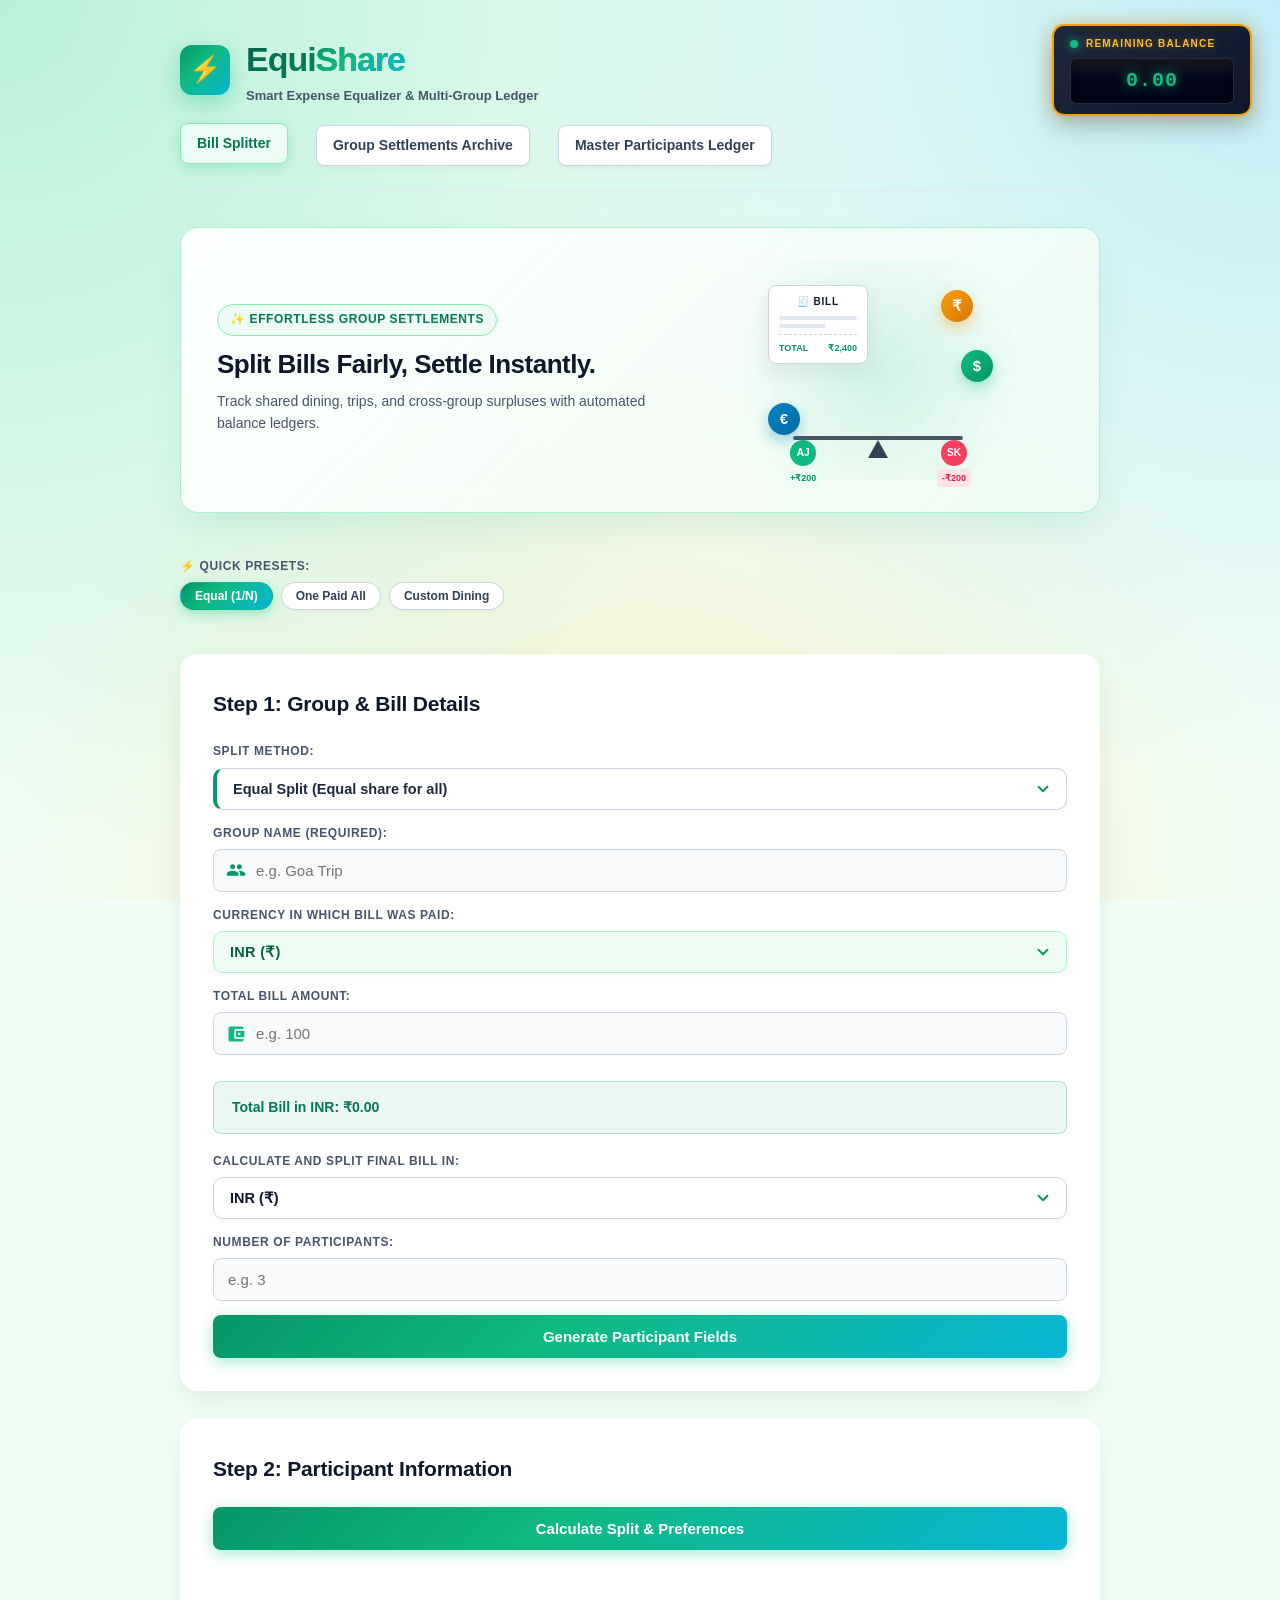
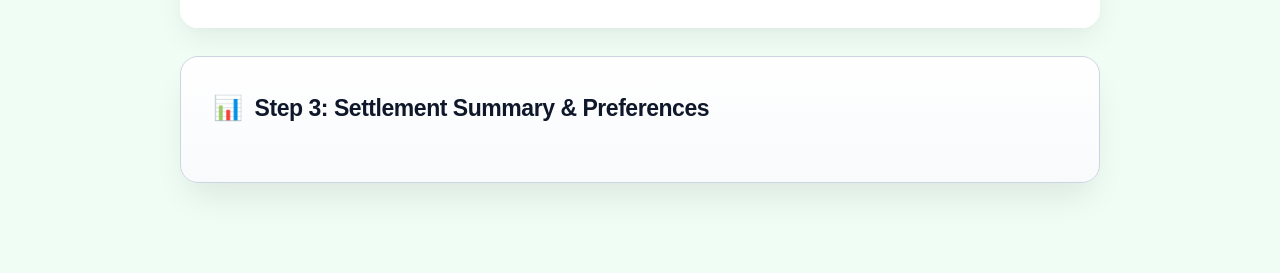
<file: index.html>
<!DOCTYPE html>
<html lang="en">
<head>
  <meta charset="UTF-8">
  <meta name="viewport" content="width=device-width, initial-scale=1.0">
  <title>Smart Bill Splitter</title>
  <link rel="stylesheet" href="style.css">
</head>

<body>
    <!-- Interactive Confetti Canvas Overlay -->
  <canvas id="settlement-confetti-canvas"></canvas>
    <!-- Lottery / Vending Machine Tracker -->
  <aside id="remaining-balance-tracker" class="slot-machine-tracker">
    <div class="slot-header">
      <span class="live-indicator"></span>
      <span class="slot-label">REMAINING BALANCE</span>
    </div>
    <div class="slot-window">
      <span class="slot-reel-frame">
        <span id="remaining-amount-display" class="slot-counter">0.00</span>
      </span>
    </div>
  </aside>

  <header>
    <div class="brand-container">
      <div class="brand-logo-icon">⚡</div>
      <div class="brand-text-group">
        <h1 class="brand-title">Equi<span>Share</span></h1>
        <p class="brand-tagline">Smart Expense Equalizer & Multi-Group Ledger</p>
      </div>
    </div>
    
    <nav class="top-nav-bar">
      <a href="index.html" class="active-nav">Bill Splitter</a>
      <span class="nav-divider"></span>
      <a href="groups.html">Group Settlements Archive</a>
      <span class="nav-divider"></span>
      <a href="dashboard.html">Master Participants Ledger</a>
    </nav>
  </header>
  <!-- Animated Silent Hero Banner -->
  <section class="hero-animation-banner">
    <div class="hero-animation-content">
      <span class="hero-chip">✨ Effortless Group Settlements</span>
      <h2>Split Bills Fairly, Settle Instantly.</h2>
      <p>Track shared dining, trips, and cross-group surpluses with automated balance ledgers.</p>
    </div>

    <!-- Continuous Looping Motion Graphic (Pure CSS & SVG) -->
    <div class="hero-animation-graphic">
      <div class="graphic-stage">
        <!-- Floating Receipt -->
        <div class="anim-receipt">
          <div class="receipt-header">🧾 BILL</div>
          <div class="receipt-line"></div>
          <div class="receipt-line short"></div>
          <div class="receipt-divider"></div>
          <div class="receipt-total"><span>TOTAL</span> <span>₹2,400</span></div>
        </div>

        <!-- Orbiting / Floating Coins -->
        <div class="floating-coin coin-1">₹</div>
        <div class="floating-coin coin-2">$</div>
        <div class="floating-coin coin-3">€</div>

        <!-- Equalizing Balance Scale Base -->
        <div class="anim-scale-beam">
          <div class="scale-pan pan-left">
            <span class="pan-avatar">AJ</span>
            <span class="pan-tag">+₹200</span>
          </div>
          <div class="scale-pivot"></div>
          <div class="scale-pan pan-right">
            <span class="pan-avatar">SK</span>
            <span class="pan-tag">-₹200</span>
          </div>
        </div>
      </div>
    </div>
  </section>
  <main>
    <!-- Step 1: Group & Bill Setup -->
     <!-- Interactive Quick Split Ratio Presets -->
      <div class="preset-chips-container">
        <label>⚡ Quick Presets:</label>
        <div class="preset-chips-row">
          <button type="button" class="preset-chip active" data-preset="equal">Equal (1/N)</button>
          <button type="button" class="preset-chip" data-preset="single-payer">One Paid All</button>
          <button type="button" class="preset-chip" data-preset="custom">Custom Dining</button>
        </div>
      </div>
    <section id="bill-setup-section">
      <h2>Step 1: Group & Bill Details</h2>
      <!-- Split Method Dropdown inside Step 1 -->
      <div>
        <label for="split-method">Split Method:</label>
        <select id="split-method">
          <option value="EQUAL" selected>Equal Split (Equal share for all)</option>
          <option value="CUSTOM">Custom Split (Enter individual consumption / share)</option>
        </select>
      </div>

      <div>
        <label for="group-name">Group Name (Required):</label>
        <input type="text" id="group-name" placeholder="e.g. Goa Trip" required>
      </div>

      <div>
        <label for="bill-currency">Currency in which bill was paid:</label>
        <select id="bill-currency">
          <option value="INR" selected>INR (₹)</option>
          <option value="USD">USD ($)</option>
          <option value="EURO">EURO (€)</option>
          <option value="DHIRAMH">DHIRAMH (AED)</option>
          <option value="DINAR">DINAR (KWD)</option>
          <option value="YEN">YEN (¥)</option>
          <option value="RUBEL">RUBEL (₽)</option>
        </select>
      </div>

      <div>
        <label for="total-bill">Total Bill Amount:</label>
        <input type="number" id="total-bill" placeholder="e.g. 100" min="0" step="0.01">
      </div>

      <div id="inr-conversion-preview">
        <p><strong>Total Bill in INR:</strong> ₹<span id="converted-inr-amount">0.00</span></p>
      </div>

      <div>
        <label for="split-currency-preference">Calculate and split final bill in:</label>
        <select id="split-currency-preference">
          <option value="INR">INR (₹)</option>
          <option value="ORIGINAL" id="original-currency-option">Original Bill Currency (INR)</option>
        </select>
      </div>
      <!-- Add this dropdown in Step 1
      <div>
        <label for="split-method">Split Method:</label>
        <select id="split-method">
          <option value="EQUAL" selected>Equal Split (Divide bill equally)</option>
          <option value="CUSTOM">Custom Split (Enter each person's exact share / food eaten)</option>
        </select> -->

      <div>
        <label for="num-users">Number of Participants:</label>
        <input type="number" id="num-users" placeholder="e.g. 3" min="1" step="1">
      </div>

      <button type="button" id="generate-btn">Generate Participant Fields</button>
    </section>

    <!-- Step 2: Dynamic Inputs -->
    <section id="participants-section">
      <h2>Step 2: Participant Information</h2>
      <div id="participants-container"></div>

      <div id="actions-container">
        <button type="button" id="calculate-btn">Calculate Split & Preferences</button>
        <p id="validation-message"></p>
      </div>
    </section>

    <!-- Step 3: Breakdown, Settlement Decision Choices & Final Save -->
    <section id="results-section">
      <h2>Step 3: Settlement Summary & Preferences</h2>
      
      <div id="summary-overview"></div>
      <div id="balances-list"></div>

      <div id="preferences-confirmation-area">
        <button type="button" id="finalize-save-btn" style="display: none;">Save Group Data & Generate Final Plan</button>
      </div>

      <div id="settlement-plan"></div>
    </section>
  </main>

  <script src="script.js"></script>
</body>
<!-- Raining Money & Coin Canvas (MS Teams style) -->
  <canvas id="money-rain-canvas"></canvas>
</html>
</file>
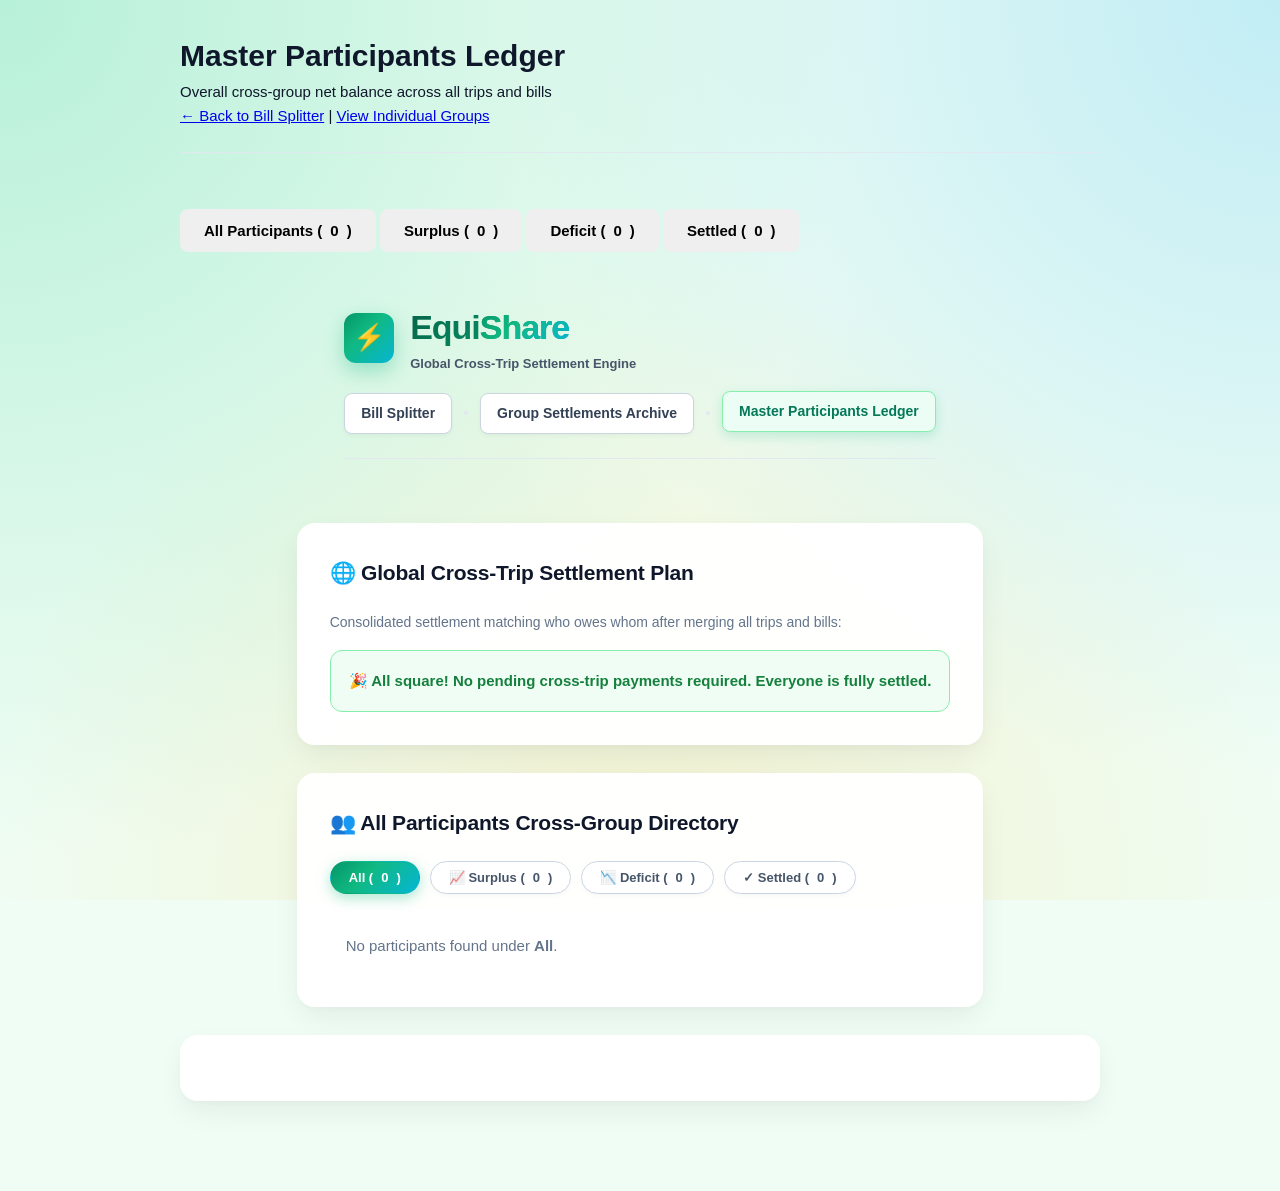
<file: dashboard.html>
<!DOCTYPE html>
<html lang="en">
<head>
  <meta charset="UTF-8">
  <meta name="viewport" content="width=device-width, initial-scale=1.0">
  <title>Global Participants Directory</title>
  <link rel="stylesheet" href="style.css">
</head>
<body>

  <header>
    <h1>Master Participants Ledger</h1>
    <p>Overall cross-group net balance across all trips and bills</p>
    <nav>
      <a href="index.html">← Back to Bill Splitter</a> |
      <a href="groups.html">View Individual Groups</a>
    </nav>
  </header>

  <main>
    <!-- Navigation Tabs -->
    <nav id="participants-nav" style="margin: 20px 0;">
      <button type="button" class="tab-btn active" data-tab="all">All Participants (<span id="count-all">0</span>)</button>
      <button type="button" class="tab-btn" data-tab="surplus">Surplus (<span id="count-surplus">0</span>)</button>
      <button type="button" class="tab-btn" data-tab="deficit">Deficit (<span id="count-deficit">0</span>)</button>
      <button type="button" class="tab-btn" data-tab="settled">Settled (<span id="count-settled">0</span>)</button>
    </nav>
    <!DOCTYPE html>
<html lang="en">
<head>
  <meta charset="UTF-8">
  <meta name="viewport" content="width=device-width, initial-scale=1.0">
  <title>Master Participants Ledger - EquiShare</title>
  <link rel="stylesheet" href="style.css">
</head>
<body>

  <header>
    <div class="brand-container">
      <div class="brand-logo-icon">⚡</div>
      <div class="brand-text-group">
        <h1 class="brand-title">Equi<span>Share</span></h1>
        <p class="brand-tagline">Global Cross-Trip Settlement Engine</p>
      </div>
    </div>
    <nav class="top-nav-bar">
      <a href="index.html">Bill Splitter</a>
      <span class="nav-divider"></span>
      <a href="groups.html">Group Settlements Archive</a>
      <span class="nav-divider"></span>
      <a href="dashboard.html" class="active-nav">Master Participants Ledger</a>
    </nav>
  </header>

  <main>
    <!-- Section 1: Global Multi-Trip Settlement Matrix (Who pays whom across all trips) -->
    <section id="global-settlement-section">
      <h2>🌐 Global Cross-Trip Settlement Plan</h2>
      <p style="color: var(--text-muted); font-size: 14px; margin-bottom: 16px;">
        Consolidated settlement matching who owes whom after merging all trips and bills:
      </p>
      <div id="global-settlement-transactions"></div>
    </section>

    <!-- Section 2: Navigation Filter Tabs & Member Profiles -->
    <section>
      <h2>👥 All Participants Cross-Group Directory</h2>
      <nav id="participants-nav" class="split-filter-bar">
        <button type="button" class="filter-pill active" data-tab="all">All (<span id="count-all">0</span>)</button>
        <button type="button" class="filter-pill" data-tab="surplus">📈 Surplus (<span id="count-surplus">0</span>)</button>
        <button type="button" class="filter-pill" data-tab="deficit">📉 Deficit (<span id="count-deficit">0</span>)</button>
        <button type="button" class="filter-pill" data-tab="settled">✓ Settled (<span id="count-settled">0</span>)</button>
      </nav>

      <div id="participants-list-container"></div>
    </section>
  </main>

  <script src="dashboard.js"></script>
</body>
</html>

    <!-- Tab Display Sections -->
    <section id="tab-content-area">
      <div id="participants-list-container"></div>
    </section>
  </main>

  <script src="dashboard.js"></script>
</body>
</html>
</file>
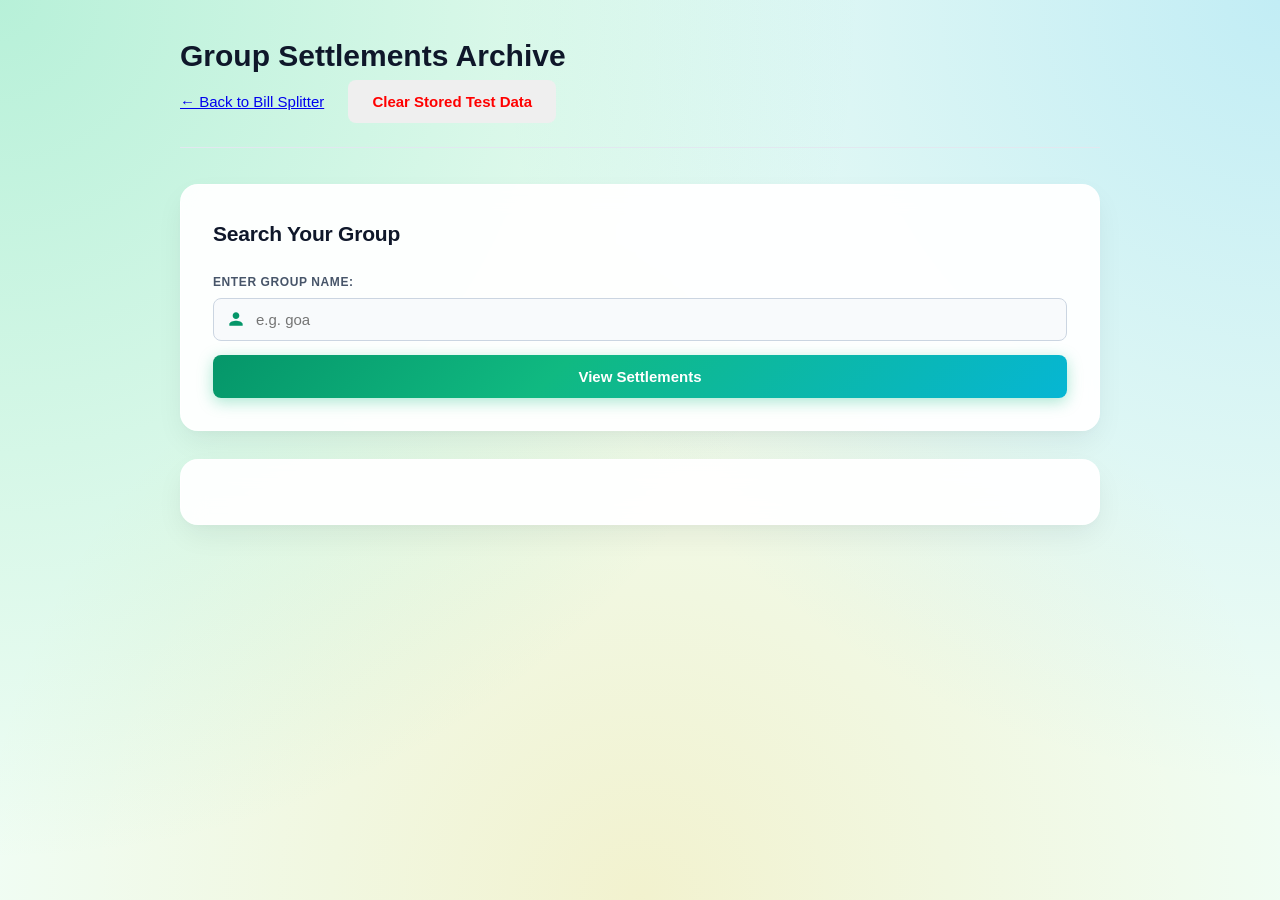
<file: groups.html>
<!DOCTYPE html>
<html lang="en">
<head>
  <meta charset="UTF-8">
  <meta name="viewport" content="width=device-width, initial-scale=1.0">
  <title>Group Settlements Lookup</title>
  <link rel="stylesheet" href="style.css">
</head>
<body>

  <header>
    <h1>Group Settlements Archive</h1>
    <nav>
      <a href="index.html">← Back to Bill Splitter</a>
      <button type="button" id="clear-all-data-btn" style="margin-left: 20px; color: red;">Clear Stored Test Data</button>
    </nav>
  </header>

  <main>
    <section>
      <h2>Search Your Group</h2>
      <div>
        <label for="search-group-name">Enter Group Name:</label>
        <input type="text" id="search-group-name" placeholder="e.g. goa">
        <button type="button" id="search-group-btn">View Settlements</button>
      </div>
    </section>

    <section id="group-results-section">
      <div id="group-details"></div>
      <div id="group-surplus-list"></div>
      <div id="group-deficit-list"></div>
      <div id="group-settled-list"></div>
      <div id="group-rollover-wallet"></div>
    </section>
  </main>

  <script src="groups.js"></script>
</body>
</html>
</file>
<file: style.css>
/* =========================================================
   1. DESIGN TOKENS
   ========================================================= */
:root {
  --primary: #059669;
  --primary-glow: rgba(16, 185, 129, 0.35);
  --primary-hover: #047857;
  --primary-light: #ecfdf5;
  --brand-gradient: linear-gradient(135deg, #059669 0%, #10b981 40%, #06b6d4 100%);
  
  --bg-page: #f0fdf4; 
  --bg-surface: #ffffff;
  --bg-surface-elevated: #f8fafc;
  
  --text-main: #0f172a;
  --text-muted: #64748b;
  --border-subtle: #e2e8f0;
  --border-focus: #10b981;
  
  --surplus-bg: #f0fdf4;
  --surplus-border: #86efac;
  --surplus-text: #15803d;
  
  --deficit-bg: #fff1f2;
  --deficit-border: #fca5a5;
  --deficit-text: #be123c;

  --radius-sm: 8px;
  --radius-md: 12px;
  --radius-lg: 18px;
  --transition: all 0.25s cubic-bezier(0.16, 1, 0.3, 1);
}

* {
  box-sizing: border-box;
  margin: 0;
  padding: 0;
}

body {
  font-family: -apple-system, BlinkMacSystemFont, "Segoe UI", Roboto, "Inter", sans-serif;
  background-color: var(--bg-page);
  background-image: 
    radial-gradient(circle at 0% 0%, rgba(52, 211, 153, 0.3) 0%, rgba(52, 211, 153, 0) 55%),
    radial-gradient(circle at 100% 0%, rgba(56, 189, 248, 0.25) 0%, rgba(56, 189, 248, 0) 50%),
    radial-gradient(circle at 50% 100%, rgba(251, 191, 36, 0.18) 0%, rgba(251, 191, 36, 0) 60%);
  background-attachment: fixed;
  color: var(--text-main);
  line-height: 1.6;
  font-size: 15px;
  padding: 32px 20px 90px;
  -webkit-font-smoothing: antialiased;
  min-height: 100vh;
}

/* =========================================================
   2. HEADER & BRAND
   ========================================================= */
header {
  max-width: 920px;
  margin: 0 auto 36px;
  padding-bottom: 24px;
  border-bottom: 1px solid var(--border-subtle);
  animation: fadeInDown 0.6s cubic-bezier(0.16, 1, 0.3, 1);
}

.brand-container {
  display: flex;
  align-items: center;
  gap: 16px;
  margin-bottom: 18px;
}

.brand-logo-icon {
  width: 50px;
  height: 50px;
  background: var(--brand-gradient);
  border-radius: var(--radius-md);
  display: flex;
  align-items: center;
  justify-content: center;
  font-size: 26px;
  box-shadow: 0 8px 20px var(--primary-glow);
  animation: pulseGlow 3s infinite alternate;
}

.brand-title {
  font-size: 34px;
  font-weight: 800;
  letter-spacing: -0.03em;
  background: linear-gradient(135deg, #065f46 0%, #059669 50%, #0284c7 100%);
  -webkit-background-clip: text;
  background-clip: text;
  -webkit-text-fill-color: transparent;
  color: transparent;
}

.brand-title span {
  background: var(--brand-gradient);
  -webkit-background-clip: text;
  background-clip: text;
  -webkit-text-fill-color: transparent;
  color: transparent;
}

.brand-tagline {
  font-size: 13px;
  color: #475569;
  font-weight: 600;
}

.top-nav-bar {
  display: flex;
  align-items: center;
  gap: 12px;
  font-size: 14px;
  flex-wrap: wrap;
}

.top-nav-bar a {
  text-decoration: none;
  background: #ffffff;
  color: #334155;
  font-weight: 600;
  padding: 8px 16px;
  border-radius: var(--radius-sm);
  border: 1px solid #cbd5e1;
  box-shadow: 0 2px 4px rgba(0, 0, 0, 0.04);
  transition: var(--transition);
}

.top-nav-bar a:hover,
.top-nav-bar a.active-nav {
  background: #ecfdf5;
  color: var(--primary-hover);
  border-color: #86efac;
  box-shadow: 0 4px 12px rgba(16, 185, 129, 0.2);
  transform: translateY(-2px);
}

.nav-divider {
  width: 4px;
  height: 4px;
  border-radius: 50%;
  background: var(--border-subtle);
}

/* =========================================================
   3. SLOT MACHINE REMAINING TRACKER
   ========================================================= */
.slot-machine-tracker {
  position: fixed;
  top: 24px;
  right: 28px;
  z-index: 1000;
  background: linear-gradient(145deg, #1e293b, #0f172a);
  border: 2px solid #f59e0b;
  box-shadow: 0 10px 25px rgba(15, 23, 42, 0.25), 0 0 18px rgba(245, 158, 11, 0.35);
  border-radius: var(--radius-md);
  padding: 10px 16px;
  display: flex;
  flex-direction: column;
  gap: 6px;
  min-width: 200px;
  backdrop-filter: blur(12px);
  -webkit-backdrop-filter: blur(12px);
  animation: floatIn 0.8s cubic-bezier(0.16, 1, 0.3, 1);
}

.slot-header {
  display: flex;
  align-items: center;
  gap: 8px;
}

.live-indicator {
  width: 8px;
  height: 8px;
  background: #10b981;
  border-radius: 50%;
  box-shadow: 0 0 8px #10b981;
  animation: blinkIndicator 1.5s infinite;
}

.slot-label {
  font-size: 10px;
  font-weight: 800;
  letter-spacing: 0.12em;
  color: #fbbf24;
  text-shadow: 0 0 6px rgba(245, 158, 11, 0.4);
}

.slot-window {
  background: #020617;
  border: 1px solid rgba(255, 255, 255, 0.15);
  border-radius: 6px;
  padding: 6px 12px;
  display: flex;
  justify-content: center;
  align-items: center;
  box-shadow: inset 0 3px 8px rgba(0, 0, 0, 0.9);
  overflow: hidden;
  position: relative;
}

.slot-window::after {
  content: "";
  position: absolute;
  top: 0;
  left: 0;
  right: 0;
  height: 50%;
  background: linear-gradient(to bottom, rgba(255, 255, 255, 0.08), rgba(255, 255, 255, 0));
  pointer-events: none;
}

.slot-counter {
  font-family: "Courier New", Courier, monospace;
  font-size: 20px;
  font-weight: 800;
  color: #10b981;
  text-shadow: 0 0 12px rgba(16, 185, 129, 0.85);
  letter-spacing: 0.05em;
  display: inline-block;
  transition: transform 0.25s cubic-bezier(0.34, 1.56, 0.64, 1);
}

.slot-counter.spin-reel {
  animation: reelSpin 0.35s cubic-bezier(0.16, 1, 0.3, 1);
}

/* =========================================================
   4. SECTIONS & CONTAINERS
   ========================================================= */
main {
  max-width: 920px;
  margin: 0 auto;
  display: flex;
  flex-direction: column;
  gap: 28px;
}

section {
  background: rgba(255, 255, 255, 0.95);
  backdrop-filter: blur(12px);
  -webkit-backdrop-filter: blur(12px);
  border: 1px solid rgba(255, 255, 255, 0.8);
  border-radius: var(--radius-lg);
  padding: 32px;
  box-shadow: 0 12px 30px -4px rgba(16, 24, 40, 0.07), 0 4px 12px -2px rgba(16, 24, 40, 0.03);
  transition: var(--transition);
  animation: fadeInUp 0.5s ease-out;
}

section:hover {
  border-color: #cbd5e1;
}

section h2 {
  font-size: 21px;
  font-weight: 800;
  color: #0f172a;
  margin-bottom: 22px;
  letter-spacing: -0.01em;
  display: flex;
  align-items: center;
  gap: 10px;
}

/* =========================================================
   5. FORM INPUTS & LABELS
   ========================================================= */
label {
  display: flex;
  align-items: center;
  gap: 6px;
  font-size: 12px;
  font-weight: 700;
  color: #475569;
  margin-bottom: 6px;
  text-transform: uppercase;
  letter-spacing: 0.05em;
}

.input-icon {
  font-size: 14px;
}

input[type="text"],
input[type="tel"],
input[type="number"],
select {
  width: 100%;
  padding: 12px 14px;
  font-size: 15px;
  color: #0f172a;
  background-color: #f8fafc;
  border: 1.5px solid #cbd5e1;
  border-radius: var(--radius-sm);
  outline: none;
  transition: var(--transition);
  margin-bottom: 14px;
}

input:focus,
select:focus {
  background-color: #ffffff;
  border-color: var(--primary);
  box-shadow: 0 0 0 3px rgba(16, 185, 129, 0.2);
}

#inr-conversion-preview {
  background: rgba(5, 150, 105, 0.08);
  border: 1px solid rgba(5, 150, 105, 0.25);
  border-radius: var(--radius-sm);
  padding: 14px 18px;
  margin: 12px 0 18px;
}

#inr-conversion-preview p {
  color: #047857;
  font-size: 14px;
  font-weight: 700;
}

/* =========================================================
   6. INTERACTIVE PARTICIPANT FORM CARDS (STEP 2)
   ========================================================= */
.participant-card {
  background: #ffffff;
  border: 1px solid #e2e8f0;
  border-radius: var(--radius-md);
  padding: 22px;
  margin-bottom: 20px;
  box-shadow: 0 4px 14px -2px rgba(15, 23, 42, 0.05);
  transition: var(--transition);
  animation: cardScaleUp 0.35s cubic-bezier(0.16, 1, 0.3, 1);
}

.participant-card:hover {
  transform: translateY(-2px);
  box-shadow: 0 10px 20px -3px rgba(15, 23, 42, 0.08);
  border-color: #cbd5e1;
}

.card-header-bar {
  display: flex;
  align-items: center;
  justify-content: space-between;
  margin-bottom: 18px;
  padding-bottom: 12px;
  border-bottom: 1px solid #f1f5f9;
}

.participant-avatar-badge {
  display: flex;
  align-items: center;
  gap: 12px;
}

.avatar-circle {
  width: 40px;
  height: 40px;
  border-radius: 50%;
  background: var(--brand-gradient);
  color: #ffffff;
  font-size: 14px;
  font-weight: 800;
  display: flex;
  align-items: center;
  justify-content: center;
  box-shadow: 0 3px 10px var(--primary-glow);
  letter-spacing: -0.02em;
}

.card-header-bar h3 {
  font-size: 16px;
  font-weight: 800;
  color: #0f172a;
}

.card-grid-row {
  display: grid;
  grid-template-columns: 1fr 1fr;
  gap: 16px;
}

.phone-feedback {
  font-size: 12px;
  font-weight: 600;
  margin-top: -8px;
  margin-bottom: 12px;
  display: block;
}

/* =========================================================
   7. STYLED STEP 3 RESULTS & SETTLEMENT CARDS
   ========================================================= */
.status-overview-panel {
  display: grid;
  grid-template-columns: repeat(auto-fit, minmax(180px, 1fr));
  gap: 14px;
  margin: 18px 0 24px;
}

.overview-metric-card {
  background: #f8fafc;
  border: 1px solid #e2e8f0;
  border-radius: var(--radius-sm);
  padding: 14px 18px;
}

.overview-metric-card .metric-label {
  font-size: 11px;
  font-weight: 700;
  text-transform: uppercase;
  color: var(--text-muted);
}

.overview-metric-card .metric-val {
  font-size: 20px;
  font-weight: 800;
  color: #0f172a;
  margin-top: 4px;
}

.action-result-card {
  border-radius: var(--radius-md);
  padding: 20px;
  margin-bottom: 16px;
  box-shadow: 0 4px 12px -2px rgba(15, 23, 42, 0.04);
  animation: cardScaleUp 0.3s ease-out;
}

.action-result-card.surplus-card {
  background: var(--surplus-bg);
  border: 1.5px solid var(--surplus-border);
}

.action-result-card.deficit-card {
  background: var(--deficit-bg);
  border: 1.5px solid var(--deficit-border);
}

.action-result-card.settled-card {
  background: #f8fafc;
  border: 1.5px solid #e2e8f0;
}

.result-card-header {
  display: flex;
  align-items: center;
  justify-content: space-between;
  margin-bottom: 12px;
}

.user-identity {
  display: flex;
  align-items: center;
  gap: 10px;
}

.status-chip {
  font-size: 12px;
  font-weight: 800;
  padding: 4px 10px;
  border-radius: 20px;
  text-transform: uppercase;
  letter-spacing: 0.04em;
}

.status-chip.surplus-chip {
  background: #dcfce7;
  color: var(--surplus-text);
  border: 1px solid #86efac;
}

.status-chip.deficit-chip {
  background: #ffe4e6;
  color: var(--deficit-text);
  border: 1px solid #fecdd3;
}

.status-chip.settled-chip {
  background: #e2e8f0;
  color: #475569;
}

.result-explanation-text {
  font-size: 14px;
  color: #334155;
  margin-bottom: 12px;
}

.styled-action-select {
  background-color: #ffffff;
  border: 1.5px solid #cbd5e1;
  font-weight: 600;
  font-size: 14px;
  margin-bottom: 0;
}

/* =========================================================
   8. BUTTONS
   ========================================================= */
button {
  cursor: pointer;
  font-size: 15px;
  font-weight: 700;
  border-radius: var(--radius-sm);
  padding: 13px 24px;
  border: none;
  transition: var(--transition);
  display: inline-flex;
  align-items: center;
  justify-content: center;
  gap: 8px;
}

#generate-btn,
#calculate-btn,
#search-group-btn {
  background: var(--brand-gradient);
  color: #ffffff;
  width: 100%;
  box-shadow: 0 4px 15px var(--primary-glow);
}

#generate-btn:hover,
#calculate-btn:hover,
#search-group-btn:hover {
  transform: translateY(-2px);
  box-shadow: 0 8px 22px var(--primary-glow);
}

#finalize-save-btn {
  background: #0f172a;
  color: #ffffff;
  margin-top: 18px;
  padding: 14px 28px;
  width: 100%;
}

#finalize-save-btn:hover {
  background: #1e293b;
  transform: translateY(-2px);
}

/* =========================================================
   9. KEYFRAME ANIMATIONS
   ========================================================= */
@keyframes fadeInDown {
  from { opacity: 0; transform: translateY(-16px); }
  to { opacity: 1; transform: translateY(0); }
}

@keyframes fadeInUp {
  from { opacity: 0; transform: translateY(16px); }
  to { opacity: 1; transform: translateY(0); }
}

@keyframes cardScaleUp {
  from { opacity: 0; transform: scale(0.97); }
  to { opacity: 1; transform: scale(1); }
}

@keyframes floatIn {
  from { opacity: 0; transform: translateY(-20px) scale(0.9); }
  to { opacity: 1; transform: translateY(0) scale(1); }
}

@keyframes pulseGlow {
  0% { box-shadow: 0 0 16px rgba(5, 150, 105, 0.3); }
  100% { box-shadow: 0 0 28px rgba(6, 182, 212, 0.6); }
}

@keyframes blinkIndicator {
  0%, 100% { opacity: 1; transform: scale(1); }
  50% { opacity: 0.3; transform: scale(0.85); }
}

@keyframes reelSpin {
  0% { transform: translateY(-30px); opacity: 0; }
  60% { transform: translateY(6px); opacity: 1; }
  100% { transform: translateY(0); }
}

/* Mobile responsive */
@media (max-width: 680px) {
  body {
    padding: 16px 12px 60px;
  }
  .card-grid-row {
    grid-template-columns: 1fr;
    gap: 0;
  }
  .slot-machine-tracker {
    position: static;
    margin-bottom: 24px;
    width: 100%;
  }
}

/* =========================================================
   1. INJECT ICONS VIA CSS (MAN, PHONE, MONEY/BILL)
   ========================================================= */

/* Wrap and position context for inputs */
.participant-card label {
  position: relative;
  display: block;
  font-weight: 700;
  letter-spacing: 0.04em;
  margin-bottom: 4px;
}

/* Man / Person Icon for Name fields */
.participant-name,
input#search-group-name {
  background-image: url("data:image/svg+xml,%3Csvg xmlns='http://www.w3.org/2000/svg' viewBox='0 0 24 24' fill='%23059669'%3E%3Cpath d='M12 12c2.21 0 4-1.79 4-4s-1.79-4-4-4-4 1.79-4 4 1.79 4 4 4zm0 2c-2.67 0-8 1.34-8 4v2h16v-2c0-2.66-5.33-4-8-4z'/%3E%3C/svg%3E");
  background-repeat: no-repeat;
  background-position: 12px center;
  background-size: 20px 20px;
  padding-left: 42px !important;
}

/* Phone Icon for Phone fields */
.participant-phone {
  background-image: url("data:image/svg+xml,%3Csvg xmlns='http://www.w3.org/2000/svg' viewBox='0 0 24 24' fill='%23059669'%3E%3Cpath d='M6.62 10.79c1.44 2.83 3.76 5.14 6.59 6.59l2.2-2.2c.27-.27.67-.36 1.02-.24 1.12.37 2.33.57 3.57.57.55 0 1 .45 1 1V20c0 .55-.45 1-1 1-9.39 0-17-7.61-17-17 0-.55.45-1 1-1h3.5c.55 0 1 .45 1 1 0 1.25.2 2.45.57 3.57.11.35.03.74-.25 1.02l-2.2 2.2z'/%3E%3C/svg%3E");
  background-repeat: no-repeat;
  background-position: 12px center;
  background-size: 20px 20px;
  padding-left: 42px !important;
}

/* Money / Bill / Cash Icon for Bill & Amount fields */
#total-bill,
.participant-paid {
  background-image: url("data:image/svg+xml,%3Csvg xmlns='http://www.w3.org/2000/svg' viewBox='0 0 24 24' fill='%2310b981'%3E%3Cpath d='M21 18v1c0 1.1-.9 2-2 2H5c-1.11 0-2-.9-2-2V5c0-1.1.89-2 2-2h14c1.1 0 2 .9 2 2v1h-9c-1.11 0-2 .9-2 2v8c0 1.1.89 2 2 2h9zm-9-2h10V8H12v8zm4-2.5c-.83 0-1.5-.67-1.5-1.5s.67-1.5 1.5-1.5 1.5.67 1.5 1.5-.67 1.5-1.5 1.5z'/%3E%3C/svg%3E");
  background-repeat: no-repeat;
  background-position: 12px center;
  background-size: 20px 20px;
  padding-left: 42px !important;
}

/* Group Name Icon */
#group-name {
  background-image: url("data:image/svg+xml,%3Csvg xmlns='http://www.w3.org/2000/svg' viewBox='0 0 24 24' fill='%23059669'%3E%3Cpath d='M16 11c1.66 0 2.99-1.34 2.99-3S17.66 5 16 5c-1.66 0-3 1.34-3 3s1.34 3 3 3zm-8 0c1.66 0 2.99-1.34 2.99-3S9.66 5 8 5C6.34 5 5 6.34 5 8s1.34 3 3 3zm0 2c-2.33 0-7 1.17-7 3.5V19h14v-2.5c0-2.33-4.67-3.5-7-3.5zm8 0c-.29 0-.62.02-.97.05 1.16.84 1.97 1.97 1.97 3.45V19h6v-2.5c0-2.33-4.67-3.5-7-3.5z'/%3E%3C/svg%3E");
  background-repeat: no-repeat;
  background-position: 12px center;
  background-size: 20px 20px;
  padding-left: 42px !important;
}

/* Active glow highlight on focus with icons */
.participant-name:focus,
.participant-phone:focus,
.participant-paid:focus,
#total-bill:focus,
#group-name:focus {
  background-color: #ffffff;
  border-color: #10b981;
  box-shadow: 0 0 0 4px rgba(16, 185, 129, 0.22);
}

/* =========================================================
   2. HIGH-END RESULT SECTION TYPOGRAPHY & DESIGN
   ========================================================= */

#results-section {
  position: relative;
  background: linear-gradient(180deg, #ffffff 0%, #f8fafc 100%);
  border: 1.5px solid #cbd5e1;
  box-shadow: 0 20px 35px -10px rgba(15, 23, 42, 0.1);
  overflow: hidden;
}

/* Results Section Header with animated badge */
#results-section h2 {
  font-size: 23px;
  font-weight: 800;
  letter-spacing: -0.02em;
  color: #0f172a;
  display: flex;
  align-items: center;
  gap: 12px;
}

#results-section h2::before {
  content: "📊";
  font-size: 24px;
  animation: pulseIcon 2s infinite ease-in-out;
}

/* Subheadings with icon tags */
#results-section h3 {
  font-size: 18px;
  font-weight: 800;
  letter-spacing: -0.01em;
  color: #1e293b;
  margin: 24px 0 14px;
  display: flex;
  align-items: center;
  gap: 8px;
}

/* Overview card typography */
#summary-overview p {
  font-size: 15px;
  color: #334155;
  margin: 6px 0;
  display: flex;
  align-items: center;
  gap: 8px;
}

#summary-overview p strong {
  color: #0f172a;
}

/* Surplus / Deficit Headings */
#results-section h4 {
  font-size: 15px;
  font-weight: 700;
  text-transform: uppercase;
  letter-spacing: 0.05em;
  margin: 18px 0 10px;
}

/* Animated Result Items */
#results-section li {
  position: relative;
  background: #ffffff;
  border: 1px solid #e2e8f0;
  border-radius: 12px;
  padding: 16px 20px;
  margin-bottom: 12px;
  box-shadow: 0 4px 10px rgba(0, 0, 0, 0.03);
  font-size: 15px;
  transition: all 0.3s cubic-bezier(0.16, 1, 0.3, 1);
  animation: slideInResult 0.4s ease-out;
}

#results-section li:hover {
  transform: translateY(-3px) scale(1.01);
  box-shadow: 0 10px 22px rgba(0, 0, 0, 0.08);
}

/* Recommended Settlement Plan List Items (Who pays whom) */
#settlement-plan ol li {
  background: linear-gradient(135deg, #ecfdf5 0%, #ffffff 100%);
  border-left: 5px solid #10b981;
  border-color: #86efac;
  font-weight: 600;
  color: #065f46;
}

#settlement-plan ol li::before {
  content: "💸";
  margin-right: 8px;
  display: inline-block;
  animation: bouncePay 1.8s infinite;
}

/* Validation Alert Banner Enhancement */
#validation-message {
  padding: 12px 18px;
  border-radius: 8px;
  font-size: 14px;
  font-weight: 700;
  margin-top: 14px;
  display: inline-block;
  animation: popIn 0.3s cubic-bezier(0.16, 1, 0.3, 1);
}

/* =========================================================
   3. RESULT MICRO-ANIMATIONS
   ========================================================= */

@keyframes slideInResult {
  from {
    opacity: 0;
    transform: translateY(14px);
  }
  to {
    opacity: 1;
    transform: translateY(0);
  }
}

@keyframes pulseIcon {
  0%, 100% {
    transform: scale(1);
  }
  50% {
    transform: scale(1.15) rotate(4deg);
  }
}

@keyframes bouncePay {
  0%, 20%, 50%, 80%, 100% {
    transform: translateY(0);
  }
  40% {
    transform: translateY(-5px);
  }
  60% {
    transform: translateY(-2px);
  }
}

@keyframes popIn {
  from {
    opacity: 0;
    transform: scale(0.9);
  }
  to {
    opacity: 1;
    transform: scale(1);
  }
}

/* =========================================================
   INTERACTIVE PARTICIPANT SPLIT STATUS ENHANCEMENTS
   ========================================================= */

/* Filter Pills Bar */
.split-filter-bar {
  display: flex;
  align-items: center;
  gap: 10px;
  margin: 18px 0 24px;
  flex-wrap: wrap;
}

.filter-pill {
  background: #ffffff;
  border: 1.5px solid #cbd5e1;
  color: #475569;
  padding: 8px 18px;
  border-radius: 30px;
  font-size: 13px;
  font-weight: 700;
  cursor: pointer;
  transition: all 0.25s ease;
  display: flex;
  align-items: center;
  gap: 8px;
  box-shadow: 0 2px 4px rgba(0, 0, 0, 0.03);
}

.filter-pill:hover {
  background: #f1f5f9;
  border-color: #94a3b8;
  transform: translateY(-1px);
}

.filter-pill.active {
  background: var(--brand-gradient);
  color: #ffffff;
  border-color: transparent;
  box-shadow: 0 4px 14px var(--primary-glow);
}

.pill-badge {
  background: rgba(0, 0, 0, 0.08);
  padding: 2px 8px;
  border-radius: 12px;
  font-size: 11px;
}

.filter-pill.active .pill-badge {
  background: rgba(255, 255, 255, 0.25);
  color: #ffffff;
}

/* Enhanced Status Cards */
.action-result-card {
  position: relative;
  background: #ffffff;
  border-radius: 16px;
  padding: 22px;
  margin-bottom: 20px;
  border: 1.5px solid #e2e8f0;
  box-shadow: 0 6px 18px rgba(15, 23, 42, 0.04);
  transition: all 0.3s cubic-bezier(0.16, 1, 0.3, 1);
  overflow: hidden;
}

.action-result-card:hover {
  transform: translateY(-3px);
  box-shadow: 0 12px 28px rgba(15, 23, 42, 0.08);
}

.action-result-card.surplus-card {
  border-left: 6px solid #10b981;
  background: linear-gradient(180deg, #f0fdf4 0%, #ffffff 100%);
}

.action-result-card.deficit-card {
  border-left: 6px solid #f43f5e;
  background: linear-gradient(180deg, #fff1f2 0%, #ffffff 100%);
}

.action-result-card.settled-card {
  border-left: 6px solid #64748b;
  background: linear-gradient(180deg, #f8fafc 0%, #ffffff 100%);
}

/* Progress / Financial Meter */
.card-meter-wrapper {
  margin: 14px 0 16px;
}

.meter-labels {
  display: flex;
  justify-content: space-between;
  font-size: 12px;
  font-weight: 700;
  color: #64748b;
  margin-bottom: 6px;
}

.meter-track {
  width: 100%;
  height: 8px;
  background: #e2e8f0;
  border-radius: 10px;
  overflow: hidden;
}

.meter-fill {
  height: 100%;
  border-radius: 10px;
  transition: width 0.8s cubic-bezier(0.16, 1, 0.3, 1);
}

.surplus-card .meter-fill {
  background: linear-gradient(90deg, #34d399, #059669);
}

.deficit-card .meter-fill {
  background: linear-gradient(90deg, #fb7185, #e11d48);
}

.settled-card .meter-fill {
  background: linear-gradient(90deg, #94a3b8, #475569);
}

/* Interactive Action Buttons (Replacing plain select dropdowns) */
.choice-tiles-group {
  display: grid;
  grid-template-columns: 1fr 1fr;
  gap: 12px;
  margin-top: 10px;
}

.choice-tile {
  display: flex;
  align-items: center;
  gap: 10px;
  padding: 12px 14px;
  border-radius: 10px;
  border: 1.5px solid #cbd5e1;
  background: #ffffff;
  cursor: pointer;
  transition: all 0.2s ease;
  font-size: 13px;
  font-weight: 700;
  color: #334155;
  user-select: none;
}

.choice-tile:hover {
  border-color: #94a3b8;
  background: #f8fafc;
}

.choice-tile.selected {
  border-color: var(--primary);
  background: #ecfdf5;
  color: #065f46;
  box-shadow: 0 0 0 3px rgba(16, 185, 129, 0.15);
}

.choice-tile-icon {
  font-size: 18px;
}

.choice-tile input[type="radio"] {
  display: none;
}

@media (max-width: 600px) {
  .choice-tiles-group {
    grid-template-columns: 1fr;
  }
}

/* =========================================================
   CUSTOM STYLISH DROPDOWN / SELECT MENUS
   ========================================================= */

/* Reset native system appearances */
select {
  appearance: none;
  -webkit-appearance: none;
  -moz-appearance: none;
  cursor: pointer;
  position: relative;
  
  /* Modern typography & layout */
  font-family: inherit;
  font-size: 14.5px;
  font-weight: 600;
  color: #0f172a;
  
  /* High-end FinTech pill surface */
  background-color: #ffffff !important;
  background-image: url("data:image/svg+xml,%3Csvg xmlns='http://www.w3.org/2000/svg' width='20' height='20' viewBox='0 0 24 24' fill='none' stroke='%23059669' stroke-width='2.5' stroke-linecap='round' stroke-linejoin='round'%3E%3Cpolyline points='6 9 12 15 18 9'%3E%3C/polyline%3E%3C/svg%3E");
  background-repeat: no-repeat;
  background-position: right 14px center;
  background-size: 18px 18px;
  
  /* Spacing: padding-right ensures text doesn't overlap the chevron arrow */
  padding: 12px 44px 12px 16px !important;
  border: 1.5px solid #cbd5e1 !important;
  border-radius: 10px !important;
  box-shadow: 0 2px 5px rgba(15, 23, 42, 0.04);
  transition: all 0.25s cubic-bezier(0.16, 1, 0.3, 1);
}

/* Hover state: slight lift and border highlight */
select:hover {
  border-color: #10b981 !important;
  box-shadow: 0 4px 12px rgba(16, 185, 129, 0.12);
  background-color: #f8fafc !important;
  transform: translateY(-1px);
}

/* Active / Focused state: glowing emerald halo & rotated chevron arrow */
select:focus {
  outline: none;
  border-color: #059669 !important;
  background-color: #ffffff !important;
  box-shadow: 0 0 0 4px rgba(16, 185, 129, 0.2), 0 6px 16px rgba(5, 150, 105, 0.12) !important;
  background-image: url("data:image/svg+xml,%3Csvg xmlns='http://www.w3.org/2000/svg' width='20' height='20' viewBox='0 0 24 24' fill='none' stroke='%23047857' stroke-width='2.5' stroke-linecap='round' stroke-linejoin='round'%3E%3Cpolyline points='18 15 12 9 6 15'%3E%3C/polyline%3E%3C/svg%3E");
}

/* Special styling for currency selectors (Step 1 & Participant cards) */
#bill-currency,
.participant-currency {
  font-weight: 700;
  letter-spacing: 0.02em;
  color: #065f46;
  background-color: #f0fdf4 !important;
  border-color: #a7f3d0 !important;
}

#bill-currency:hover,
.participant-currency:hover {
  background-color: #ecfdf5 !important;
  border-color: #34d399 !important;
}

/* Styling for the Split Method selection dropdown */
#split-method {
  font-weight: 700;
  color: #1e293b;
  border-left: 4px solid #059669 !important;
}

/* Pop-out Dropdown Options Styling */
select option {
  font-weight: 600;
  color: #0f172a;
  background-color: #ffffff;
  padding: 12px 16px;
}

select option:checked {
  background: linear-gradient(135deg, #ecfdf5 0%, #d1fae5 100%) !important;
  color: #065f46 !important;
  font-weight: 800;
}

/* =========================================================
   CUSTOM INTERACTIVE DROPDOWN (UI REPLACEMENT)
   ========================================================= */

/* Hide native selects that have been replaced */
.custom-select-native-hidden {
  position: absolute !important;
  opacity: 0 !important;
  pointer-events: none !important;
  width: 0 !important;
  height: 0 !important;
}

/* Dropdown Container */
.custom-dropdown {
  position: relative;
  width: 100%;
  margin-bottom: 16px;
  user-select: none;
}

/* Trigger Button */
.custom-dropdown-trigger {
  width: 100%;
  display: flex;
  align-items: center;
  justify-content: space-between;
  padding: 12px 16px;
  background: #ffffff;
  border: 1.5px solid #cbd5e1;
  border-radius: 12px;
  font-size: 14.5px;
  font-weight: 700;
  color: #0f172a;
  cursor: pointer;
  transition: all 0.25s cubic-bezier(0.16, 1, 0.3, 1);
  box-shadow: 0 2px 6px rgba(15, 23, 42, 0.04);
}

.custom-dropdown-trigger:hover {
  border-color: #10b981;
  background: #f8fafc;
  transform: translateY(-1px);
  box-shadow: 0 4px 12px rgba(16, 185, 129, 0.15);
}

.custom-dropdown.open .custom-dropdown-trigger {
  border-color: #059669;
  box-shadow: 0 0 0 4px rgba(16, 185, 129, 0.2);
  background: #ffffff;
}

.trigger-content {
  display: flex;
  align-items: center;
  gap: 10px;
}

.trigger-badge {
  background: #ecfdf5;
  color: #047857;
  padding: 2px 8px;
  border-radius: 6px;
  font-size: 12px;
  font-weight: 800;
  border: 1px solid #a7f3d0;
}

.trigger-chevron {
  font-size: 12px;
  color: #64748b;
  transition: transform 0.3s cubic-bezier(0.16, 1, 0.3, 1);
}

.custom-dropdown.open .trigger-chevron {
  transform: rotate(180deg);
  color: #059669;
}

/* Dropdown Flyout Menu */
.custom-dropdown-menu {
  position: absolute;
  top: calc(100% + 8px);
  left: 0;
  right: 0;
  background: rgba(255, 255, 255, 0.98);
  backdrop-filter: blur(14px);
  -webkit-backdrop-filter: blur(14px);
  border: 1.5px solid #cbd5e1;
  border-radius: 14px;
  box-shadow: 0 14px 35px -5px rgba(15, 23, 42, 0.15), 0 0 1px rgba(0, 0, 0, 0.1);
  z-index: 1050;
  overflow: hidden;
  opacity: 0;
  visibility: hidden;
  transform: translateY(-8px) scale(0.98);
  transition: all 0.25s cubic-bezier(0.16, 1, 0.3, 1);
  max-height: 290px;
  display: flex;
  flex-direction: column;
}

.custom-dropdown.open .custom-dropdown-menu {
  opacity: 1;
  visibility: visible;
  transform: translateY(0) scale(1);
}

/* Search bar inside dropdown */
.dropdown-search-wrapper {
  padding: 10px 12px;
  border-bottom: 1px solid #f1f5f9;
  background: #f8fafc;
}

.dropdown-search-input {
  width: 100%;
  padding: 8px 12px 8px 32px !important;
  font-size: 13px !important;
  border-radius: 8px !important;
  border: 1px solid #e2e8f0 !important;
  margin-bottom: 0 !important;
  background-color: #ffffff !important;
  background-image: url("data:image/svg+xml,%3Csvg xmlns='http://www.w3.org/2000/svg' width='14' height='14' viewBox='0 0 24 24' fill='none' stroke='%2394a3b8' stroke-width='2.5' stroke-linecap='round' stroke-linejoin='round'%3E%3Ccircle cx='11' cy='11' r='8'%3E%3C/circle%3E%3Cline x1='21' y1='21' x2='16.65' y2='16.65'%3E%3C/line%3E%3C/svg%3E");
  background-repeat: no-repeat;
  background-position: 10px center;
}

/* Options List */
.dropdown-options-list {
  overflow-y: auto;
  padding: 6px;
  list-style: none;
}

.custom-dropdown-item {
  display: flex;
  align-items: center;
  justify-content: space-between;
  padding: 10px 14px;
  border-radius: 8px;
  cursor: pointer;
  font-size: 14px;
  font-weight: 600;
  color: #334155;
  transition: all 0.18s ease;
  margin-bottom: 2px;
}

.custom-dropdown-item:hover {
  background: #f0fdf4;
  color: #065f46;
  transform: translateX(4px);
}

.custom-dropdown-item.selected {
  background: linear-gradient(135deg, #ecfdf5 0%, #d1fae5 100%);
  color: #047857;
  font-weight: 800;
}

.item-left {
  display: flex;
  align-items: center;
  gap: 10px;
}

.item-icon {
  font-size: 16px;
  width: 24px;
  text-align: center;
}

.item-rate-tag {
  font-size: 11px;
  font-weight: 700;
  color: #64748b;
  background: #f1f5f9;
  padding: 2px 6px;
  border-radius: 4px;
}

.custom-dropdown-item.selected .item-rate-tag {
  background: #a7f3d0;
  color: #065f46;
}

/* =========================================================
   HERO ANIMATION BANNER (CONTINUOUS SILENT LOOP)
   ========================================================= */
.hero-animation-banner {
  max-width: 920px;
  margin: 0 auto 32px;
  background: linear-gradient(135deg, rgba(255, 255, 255, 0.95), rgba(240, 253, 244, 0.8));
  border: 1.5px solid #a7f3d0;
  border-radius: var(--radius-lg);
  padding: 32px 36px;
  display: grid;
  grid-template-columns: 1.2fr 1fr;
  align-items: center;
  gap: 32px;
  box-shadow: 0 16px 36px -8px rgba(5, 150, 105, 0.12);
  position: relative;
  overflow: hidden;
}

.hero-chip {
  display: inline-block;
  background: #ecfdf5;
  color: #047857;
  font-size: 12px;
  font-weight: 800;
  padding: 5px 12px;
  border-radius: 20px;
  border: 1px solid #86efac;
  margin-bottom: 12px;
  text-transform: uppercase;
  letter-spacing: 0.05em;
}

.hero-animation-content h2 {
  font-size: 26px;
  font-weight: 800;
  color: #0f172a;
  line-height: 1.25;
  margin-bottom: 10px;
  letter-spacing: -0.02em;
}

.hero-animation-content p {
  font-size: 14px;
  color: #475569;
  line-height: 1.6;
}

/* Graphic Stage Container */
.hero-animation-graphic {
  position: relative;
  width: 100%;
  height: 220px;
  display: flex;
  align-items: center;
  justify-content: center;
  background: radial-gradient(circle, rgba(16, 185, 129, 0.15) 0%, rgba(255, 255, 255, 0) 70%);
}

.graphic-stage {
  position: relative;
  width: 260px;
  height: 190px;
}

/* Floating Receipt Animation */
.anim-receipt {
  position: absolute;
  top: 10px;
  left: 20px;
  width: 100px;
  background: #ffffff;
  border: 1px solid #cbd5e1;
  border-radius: 8px;
  padding: 8px 10px;
  box-shadow: 0 8px 20px rgba(15, 23, 42, 0.08);
  animation: floatUpDown 4s ease-in-out infinite alternate;
  z-index: 2;
}

.receipt-header {
  font-size: 10px;
  font-weight: 800;
  color: #0f172a;
  letter-spacing: 0.08em;
  margin-bottom: 6px;
  text-align: center;
}

.receipt-line {
  height: 4px;
  background: #e2e8f0;
  border-radius: 2px;
  margin-bottom: 4px;
}

.receipt-line.short {
  width: 60%;
}

.receipt-divider {
  border-top: 1px dashed #cbd5e1;
  margin: 6px 0;
}

.receipt-total {
  display: flex;
  justify-content: space-between;
  font-size: 9px;
  font-weight: 800;
  color: #059669;
}

/* Floating Currency Coins Loop */
.floating-coin {
  position: absolute;
  width: 32px;
  height: 32px;
  border-radius: 50%;
  background: linear-gradient(135deg, #f59e0b, #d97706);
  color: #ffffff;
  font-weight: 800;
  font-size: 15px;
  display: flex;
  align-items: center;
  justify-content: center;
  box-shadow: 0 6px 14px rgba(245, 158, 11, 0.4);
  z-index: 3;
}

.coin-1 {
  top: 15px;
  right: 35px;
  animation: coinFloatOne 3.2s infinite ease-in-out;
}

.coin-2 {
  top: 75px;
  right: 15px;
  background: linear-gradient(135deg, #10b981, #059669);
  box-shadow: 0 6px 14px rgba(16, 185, 129, 0.35);
  animation: coinFloatTwo 4s infinite ease-in-out;
}

.coin-3 {
  bottom: 30px;
  left: 20px;
  background: linear-gradient(135deg, #0284c7, #0369a1);
  box-shadow: 0 6px 14px rgba(2, 132, 199, 0.35);
  animation: coinFloatThree 3.6s infinite ease-in-out;
}

/* Balance Scale Animation (Equalizing bills) */
.anim-scale-beam {
  position: absolute;
  bottom: 25px;
  left: 50%;
  transform: translateX(-50%);
  width: 170px;
  height: 4px;
  background: #475569;
  border-radius: 2px;
  animation: balanceTilt 5s ease-in-out infinite alternate;
  transform-origin: center center;
}

.scale-pivot {
  position: absolute;
  bottom: -18px;
  left: 50%;
  transform: translateX(-50%);
  width: 0;
  height: 0;
  border-left: 10px solid transparent;
  border-right: 10px solid transparent;
  border-bottom: 18px solid #334155;
}

.scale-pan {
  position: absolute;
  top: 4px;
  display: flex;
  flex-direction: column;
  align-items: center;
  gap: 3px;
}

.pan-left {
  left: -8px;
}

.pan-right {
  right: -8px;
}

.pan-avatar {
  width: 26px;
  height: 26px;
  border-radius: 50%;
  background: #10b981;
  color: #ffffff;
  font-size: 10px;
  font-weight: 800;
  display: flex;
  align-items: center;
  justify-content: center;
}

.pan-right .pan-avatar {
  background: #f43f5e;
}

.pan-tag {
  font-size: 9px;
  font-weight: 800;
  padding: 2px 5px;
  border-radius: 4px;
}

.pan-left .pan-tag {
  background: #ecfdf5;
  color: #059669;
}

.pan-right .pan-tag {
  background: #ffe4e6;
  color: #e11d48;
}

/* =========================================================
   KEYFRAME ANIMATION LOOPS
   ========================================================= */
@keyframes floatUpDown {
  0% { transform: translateY(0) rotate(-3deg); }
  100% { transform: translateY(-12px) rotate(2deg); }
}

@keyframes balanceTilt {
  0% { transform: translateX(-50%) rotate(-6deg); }
  50% { transform: translateX(-50%) rotate(0deg); }
  100% { transform: translateX(-50%) rotate(6deg); }
}

@keyframes coinFloatOne {
  0%, 100% { transform: translateY(0) scale(1); }
  50% { transform: translateY(-14px) scale(1.08) rotate(15deg); }
}

@keyframes coinFloatTwo {
  0%, 100% { transform: translateY(0) scale(1); }
  50% { transform: translateY(-10px) scale(0.95) rotate(-12deg); }
}

@keyframes coinFloatThree {
  0%, 100% { transform: translateY(0) scale(1); }
  50% { transform: translateY(-12px) scale(1.05) rotate(10deg); }
}

/* Responsive adjustment */
@media (max-width: 720px) {
  .hero-animation-banner {
    grid-template-columns: 1fr;
    text-align: center;
    padding: 24px;
  }
  .hero-animation-graphic {
    height: 180px;
  }
}

/* =========================================================
   CONFETTI, QUICK-PRESETS & MONEY FLOW ANIMATIONS
   ========================================================= */

/* Confetti Fullscreen Overlay */
#settlement-confetti-canvas {
  position: fixed;
  top: 0;
  left: 0;
  width: 100vw;
  height: 100vh;
  pointer-events: none;
  z-index: 9999;
}

/* Quick Preset Chips */
.preset-chips-container {
  margin: 12px 0 16px;
}

.preset-chips-row {
  display: flex;
  gap: 8px;
  flex-wrap: wrap;
}

.preset-chip {
  background: #ffffff;
  border: 1.5px solid #cbd5e1;
  color: #334155;
  font-size: 12px;
  font-weight: 700;
  padding: 6px 14px;
  border-radius: 20px;
  cursor: pointer;
  transition: all 0.2s cubic-bezier(0.16, 1, 0.3, 1);
  box-shadow: 0 1px 3px rgba(0, 0, 0, 0.04);
}

.preset-chip:hover {
  background: #ecfdf5;
  border-color: #86efac;
  transform: translateY(-2px) scale(1.03);
}

.preset-chip.active {
  background: var(--brand-gradient);
  color: #ffffff;
  border-color: transparent;
  box-shadow: 0 4px 12px var(--primary-glow);
}

/* Money Flow Visualization Ribbon */
.money-flow-stage {
  display: flex;
  align-items: center;
  justify-content: space-between;
  background: linear-gradient(135deg, #0f172a, #1e293b);
  border: 1.5px solid #334155;
  border-radius: 12px;
  padding: 16px 20px;
  margin: 12px 0;
  color: #ffffff;
  position: relative;
  overflow: hidden;
  box-shadow: 0 8px 20px rgba(0, 0, 0, 0.15);
}

.money-flow-stage::after {
  content: "";
  position: absolute;
  top: 0;
  left: -100%;
  width: 60%;
  height: 100%;
  background: linear-gradient(90deg, transparent, rgba(52, 211, 153, 0.25), transparent);
  animation: shimmerSweep 3s infinite linear;
}

.flow-participant {
  display: flex;
  flex-direction: column;
  align-items: center;
  gap: 4px;
  z-index: 2;
}

.flow-node-avatar {
  width: 42px;
  height: 42px;
  border-radius: 50%;
  display: flex;
  align-items: center;
  justify-content: center;
  font-weight: 800;
  font-size: 14px;
  color: #ffffff;
}

.flow-node-avatar.debtor {
  background: linear-gradient(135deg, #f43f5e, #be123c);
  box-shadow: 0 0 14px rgba(244, 63, 94, 0.5);
}

.flow-node-avatar.creditor {
  background: linear-gradient(135deg, #10b981, #047857);
  box-shadow: 0 0 14px rgba(16, 185, 129, 0.5);
}

.flow-name {
  font-size: 12px;
  font-weight: 700;
  color: #e2e8f0;
}

/* Animated connecting transaction track */
.flow-stream-line {
  flex: 1;
  position: relative;
  height: 6px;
  background: rgba(255, 255, 255, 0.1);
  margin: 0 18px;
  border-radius: 4px;
  display: flex;
  align-items: center;
  justify-content: center;
}

.flow-amount-pill {
  position: relative;
  z-index: 3;
  background: #f59e0b;
  color: #0f172a;
  font-size: 12px;
  font-weight: 900;
  padding: 3px 10px;
  border-radius: 12px;
  box-shadow: 0 0 12px rgba(245, 158, 11, 0.8);
  animation: pulseGlowPill 2s infinite alternate;
}

.flow-animated-particle {
  position: absolute;
  top: -3px;
  width: 12px;
  height: 12px;
  border-radius: 50%;
  background: #34d399;
  box-shadow: 0 0 10px #34d399;
  animation: streamParticle 2s infinite cubic-bezier(0.45, 0, 0.55, 1);
}

@keyframes streamParticle {
  0% { left: 0%; opacity: 0; transform: scale(0.6); }
  20% { opacity: 1; transform: scale(1.1); }
  80% { opacity: 1; transform: scale(1.1); }
  100% { left: 100%; opacity: 0; transform: scale(0.6); }
}

@keyframes shimmerSweep {
  0% { left: -100%; }
  100% { left: 200%; }
}

@keyframes pulseGlowPill {
  0% { transform: scale(0.96); box-shadow: 0 0 6px rgba(245, 158, 11, 0.4); }
  100% { transform: scale(1.04); box-shadow: 0 0 16px rgba(245, 158, 11, 0.9); }
}

/* =========================================================
   MS TEAMS STYLE RAINING MONEY & COIN BURST CANVAS
   ========================================================= */
#money-rain-canvas {
  position: fixed;
  top: 0;
  left: 0;
  width: 100vw;
  height: 100vh;
  pointer-events: none;
  z-index: 99999;
}
</file>
